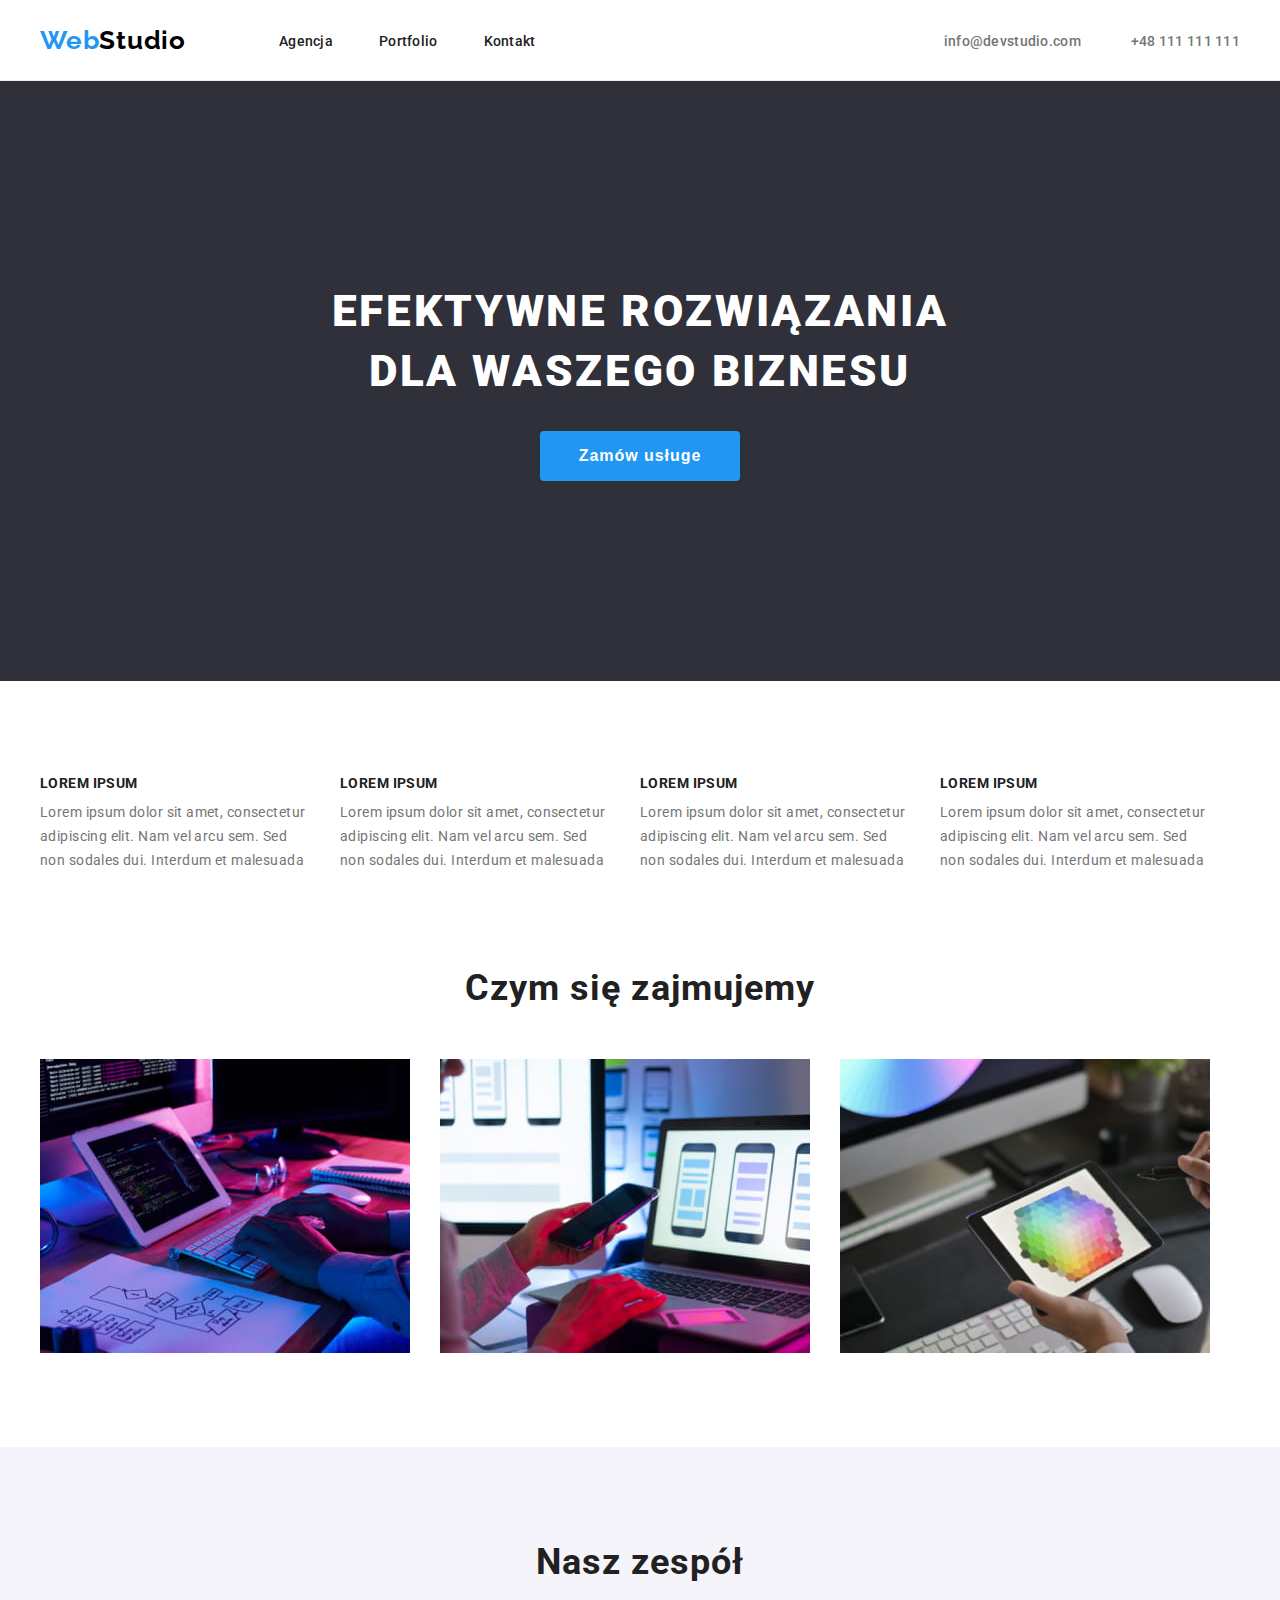
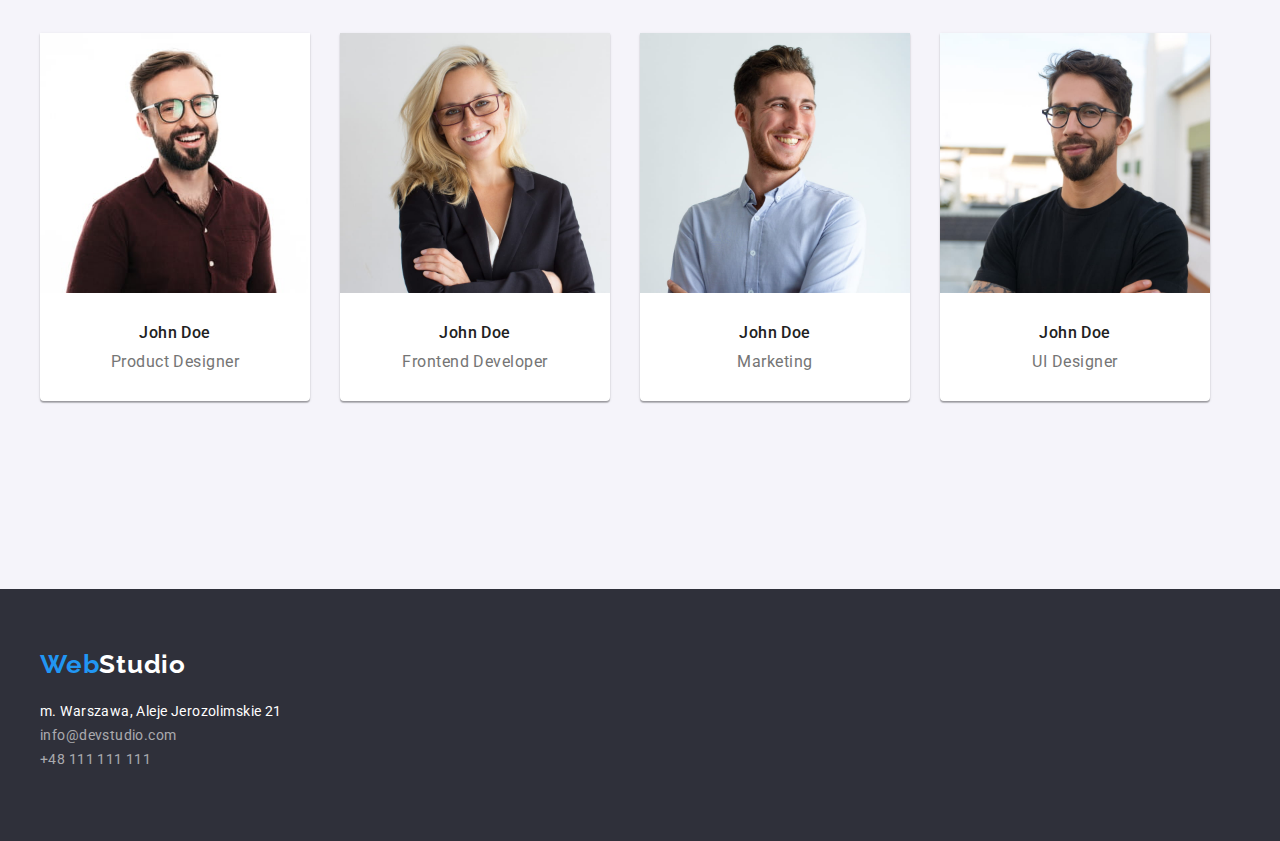
<file: index.html>
<!DOCTYPE html>
<html lang="pl">
<head>
    <meta charset="UTF-8">
    <meta http-equiv="X-UA-Compatible" content="IE=edge">
    <meta name="viewport" content="width=device-width, initial-scale=1.0">
    <link rel="stylesheet" href="css/styles.css">
    <link rel="preconnect" href="https://fonts.googleapis.com">
    <link rel="preconnect" href="https://fonts.gstatic.com" crossorigin>
    <link
        href="https://fonts.googleapis.com/css2?family=Raleway:wght@700&family=Roboto:wght@400;500;700;900&display=swap"
        rel="stylesheet">
    <title>WebStudio</title>
</head>
<body>
    <header class="header">
        <div class="container">
            <a class="navigation-logo-header" href="index.html"><span class="navigation-logo-span">Web</span>Studio</a>
            <nav class="navigation">
                <ul class="navigation-list">
                    <li class="navigation-list-item"><a class="navigation-list-link" href="index.html">Agencja</a></li>
                    <li class="navigation-list-item"><a class="navigation-list-link" href="portfolio.html">Portfolio</a>
                    </li>
                    <li class="navigation-list-item"><a class="navigation-list-link" href="#">Kontakt</a></li>
                </ul>
            </nav>
            <ul class="navigation-list-phone-mail">
                <li><a class="header-mail" href="mailto:info@devstudio.com">info@devstudio.com</a></li>
                <li><a class="header-phone-number" href="tel:+48111111111">+48 111 111 111</a></li>
            </ul>
        </div>
    </header>
    <main>
        <!-- Sekcja Baner -->
        <section class="baner-header">
            <div class="container">
                <div class="block-banner-outside">
                    <div class="block-banner-inside">
                        <h1 class="text-baner">EFEKTYWNE ROZWIĄZANIA DLA WASZEGO BIZNESU</h1>
                        <button class="modal-btn-index" type="button">Zamów usługe</button>
                    </div>
                </div>
            </div>                        
        </section>
        <!-- Sekcja LOREM IPSUM - Nasze atuty -->
        <section class="section-our-advantages">
            <div class="container">
                <ul class="advantages-block">
                    <li class="advantages-header">LOREM IPSUM</li>
                    <li class="advantages-description">Lorem ipsum dolor sit amet, consectetur adipiscing elit. Nam vel arcu
                        sem. Sed non sodales dui. Interdum et malesuada</li>
                </ul>
                <ul class="advantages-block">
                    <li class="advantages-header">LOREM IPSUM</li>
                    <li class="advantages-description">Lorem ipsum dolor sit amet, consectetur adipiscing elit. Nam vel arcu
                        sem. Sed non sodales dui. Interdum et malesuada</li>
                </ul>
                <ul class="advantages-block">
                    <li class="advantages-header">LOREM IPSUM</li>
                    <li class="advantages-description">Lorem ipsum dolor sit amet, consectetur adipiscing elit. Nam vel arcu
                        sem. Sed non sodales dui. Interdum et malesuada</li>
                </ul>
                <ul class="advantages-block">
                    <li class="advantages-header">LOREM IPSUM</li>
                    <li class="advantages-description">Lorem ipsum dolor sit amet, consectetur adipiscing elit. Nam vel arcu
                        sem. Sed non sodales dui. Interdum et malesuada</li>
                </ul>
            </div>
        </section>
        <!-- Sekcja - Czym się zajmujemy -->
        <section class="what-we-doing">
            <h2 class="h2-text">Czym się zajmujemy</h2>
            <div class="container">
                <ul class="service-box">
                    <li class="service-box-list">
                        <img src="images/Main/box1.jpg" alt="box 1 - coding" width="370" height="294">
                    </li>
                    <li class="service-box-list">
                        <img src="images/Main/box2.jpg" alt="box 2 - conceptions" width="370" height="294">
                    </li>
                    <li class="service-box-list">
                        <img src="images/Main/box3.jpg" alt="box 3 - design" width="370" height="294">
                    </li>
                </ul>
            </div>
        </section>
        <!-- Sekcja - Nasz zespół -->
        <section class="team-section">
            <h2 class="h2-text">Nasz zespół</h2>
                <div class="container">
                    <ul class="team-box">
                        <li class="team-image"><img src="images/Main/team_card_1.jpg" alt="Product Designer" width="270"
                                height="260"></li>
                        <li class="team-name">John Doe</li>
                        <li class="team-occupation">Product Designer</li>
                    </ul>
                    <ul class="team-box">
                        <li class="team-image"><img src="images/Main/team_card_2.jpg" alt="Frontend Developer" width="270"
                                height="260"></li>
                        <li class="team-name">John Doe</li>
                        <li class="team-occupation">Frontend Developer</li>
                    </ul>
                    <ul class="team-box">
                        <li class="team-image"><img src="images/Main/team_card_3.jpg" alt="Marketing" width="270" height="260">
                        </li>
                        <li class="team-name">John Doe</li>
                        <li class="team-occupation">Marketing</li>
                    </ul>
                    <ul class="team-box">
                        <li class="team-image"><img src="images/Main/team_card_4.jpg" alt="UI Designer" width="270"
                                height="260"></li>
                        <li class="team-name">John Doe</li>
                        <li class="team-occupation">UI Designer</li>
                    </ul>
                </div>
        </section>
    </main>
    <footer class="footer">
        <div class="container">
            <div class="footer-block-outside">
                <div class="footer-block-inside">
                    <a class="navigation-logo-footer" href="index.html"><span class="navigation-logo-span">Web</span>Studio</a>
                    <address class="address">
                        <ul class="navigation-list-footer">
                            <li><a class="adress-maps" href="https://goo.gl/maps/QuRZALvSsucPEKKi7" target="_blank">m. Warszawa,
                                    Aleje Jerozolimskie 21</a></li>
                            <li><a class="adress-mail" href="mailto:info@devstudio.com">info@devstudio.com</a></li>
                            <li><a class="adress-phone-number" href="tel:+48111111111">+48 111 111 111</a></li>
                        </ul>
                    </address>
                </div>
            </div>
        </div>                   
    </footer>
</body>
</html>
</file>
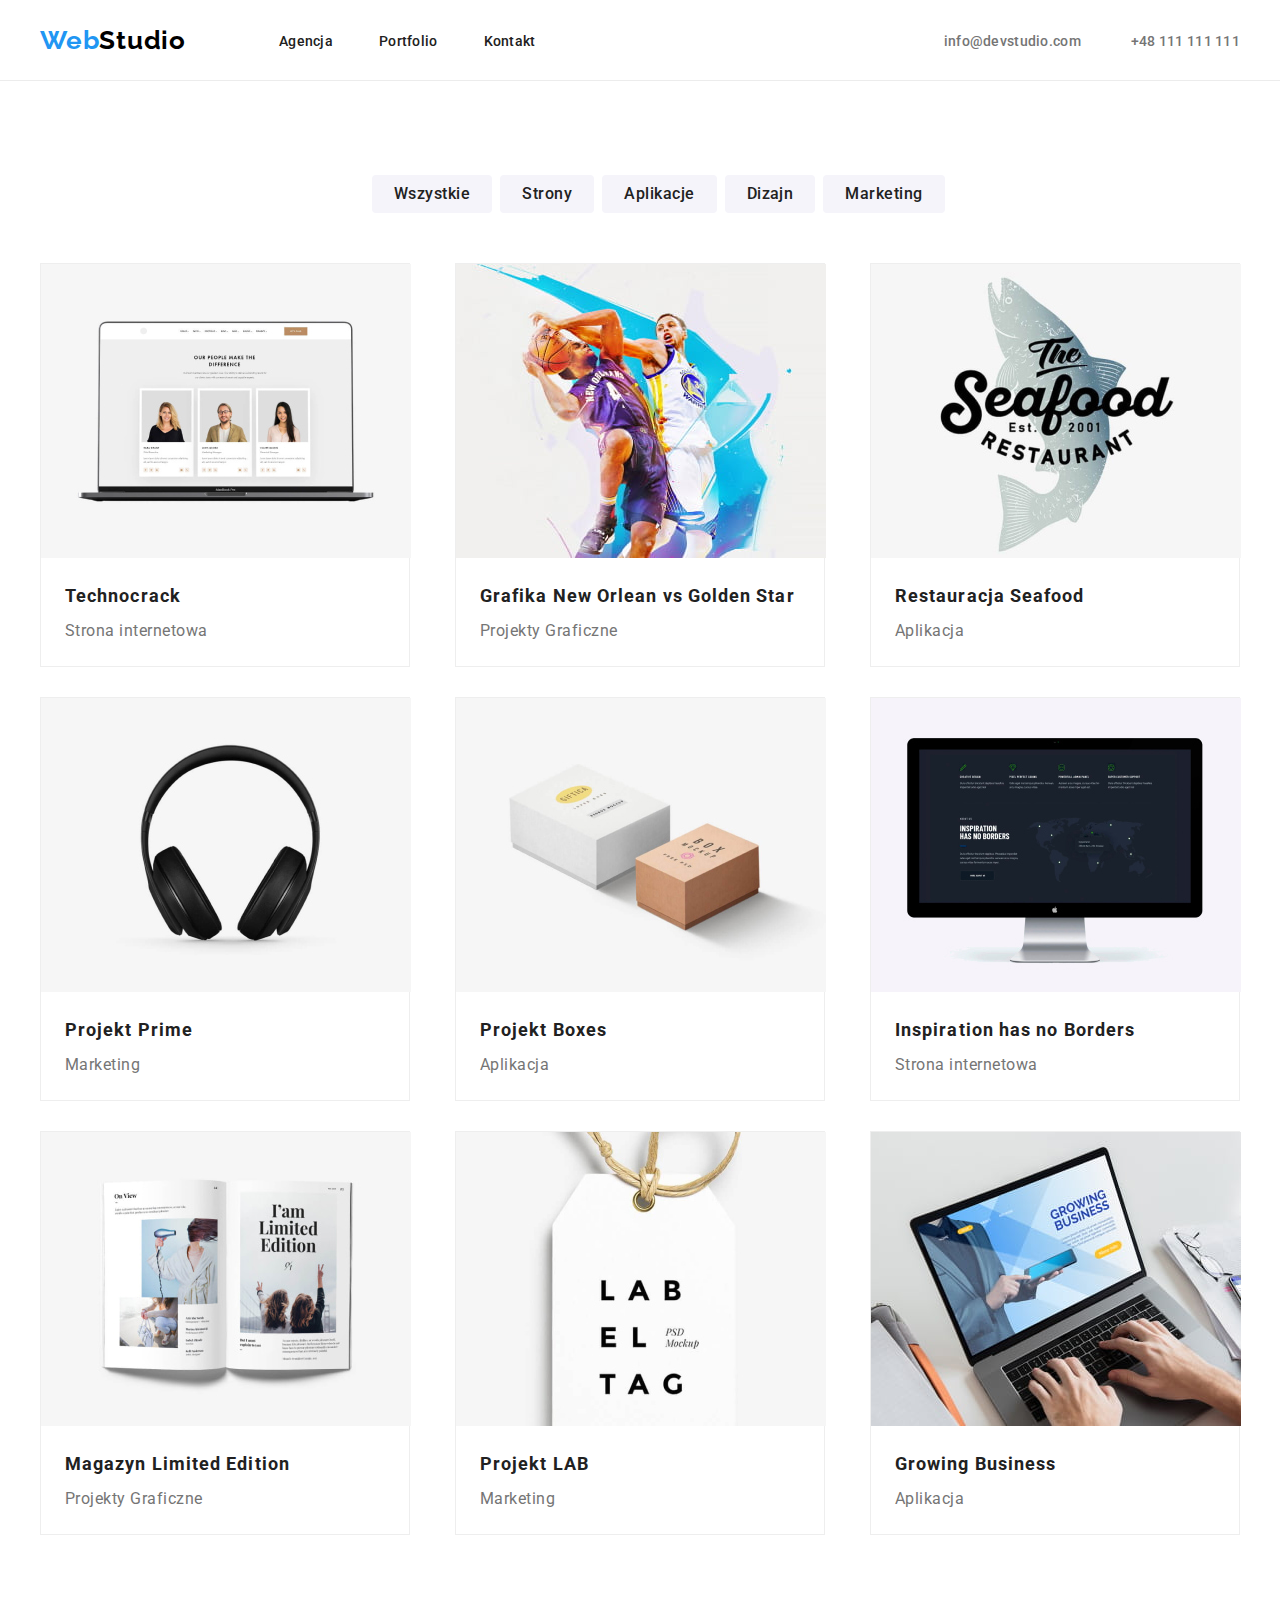
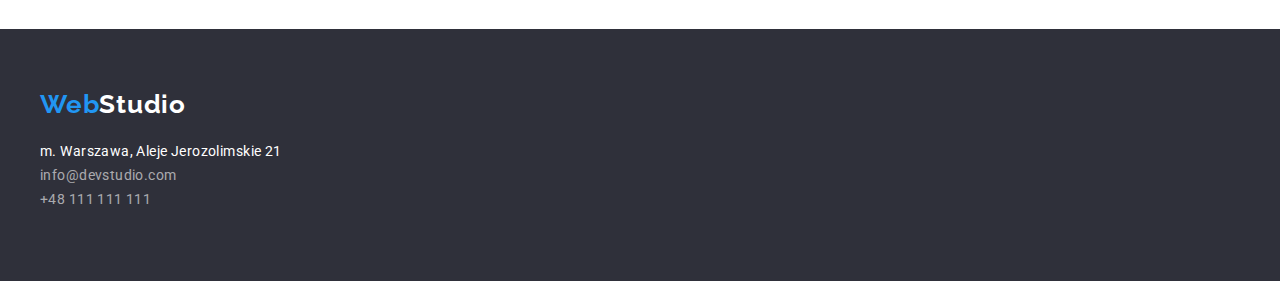
<file: portfolio.html>
<!DOCTYPE html>
<html lang="pl">
<head>
    <meta charset="UTF-8">
    <meta http-equiv="X-UA-Compatible" content="IE=edge">
    <meta name="viewport" content="width=device-width, initial-scale=1.0">
    <link rel="stylesheet" href="css/styles.css">
    <link rel="preconnect" href="https://fonts.googleapis.com">
    <link rel="preconnect" href="https://fonts.gstatic.com" crossorigin>
    <link
        href="https://fonts.googleapis.com/css2?family=Raleway:wght@700&family=Roboto:wght@400;500;700;900&display=swap"
        rel="stylesheet">
    <title>Portfolio</title>
</head>
<body>
    <header class="header">
        <div class="container">
            <a class="navigation-logo-header" href="index.html"><span class="navigation-logo-span">Web</span>Studio</a>
            <nav class="navigation">
                <ul class="navigation-list">
                    <li class="navigation-list-item"><a class="navigation-list-link" href="index.html">Agencja</a></li>
                    <li class="navigation-list-item"><a class="navigation-list-link" href="portfolio.html">Portfolio</a>
                    </li>
                    <li class="navigation-list-item"><a class="navigation-list-link" href="#">Kontakt</a></li>
                </ul>
            </nav>
            <ul class="navigation-list-phone-mail">
                <li><a class="header-mail" href="mailto:info@devstudio.com">info@devstudio.com</a></li>
                <li><a class="header-phone-number" href="tel:+48111111111">+48 111 111 111</a></li>
            </ul>
        </div>
    </header>
    <main>
        <!-- Sekcja Buttons -->
        <section class="section-buttons-porfolio">
            <div class="container">
                <ul class="ul-button-porfolio">
                    <li class="list-button-porfolio"><button class="button-porfolio" type="button">Wszystkie</button></li>
                    <li class="list-button-porfolio"><button class="button-porfolio" type="button">Strony</button></li>
                    <li class="list-button-porfolio"><button class="button-porfolio" type="button">Aplikacje</button></li>
                    <li class="list-button-porfolio"><button class="button-porfolio" type="button">Dizajn</button></li>
                    <li class="list-button-porfolio"><button class="button-porfolio" type="button">Marketing</button></li>
                </ul>
            </div>
        </section>
        <!-- Sekcja - Kategorii portfolio -->
        <section class="categories-portfolio">
            <div class="container">
                <ul class="categories-portfolio-list">
                    <li class="categories-portfolio-list-item">
                        <img src="images/Portfolio/Technocrack.jpg" alt="Strona internetowa Technocrack" width="370"
                            height="294">
                        <p class="services-header">Technocrack</p>
                        <p class="services-description">Strona internetowa</p>
                    </li>
                    <li class="categories-portfolio-list-item">
                        <img src="images/Portfolio/Grafika_New_Orlean.jpg" alt="Projekt graficzny NBA" width="370"
                            height="294">
                        <p class="services-header">Grafika New Orlean vs Golden Star</p>
                        <p class="services-description">Projekty Graficzne</p>
                    </li>
                    <li class="categories-portfolio-list-item">
                        <img src="images/Portfolio/Restauracja_Seafood.jpg" alt="Logo restauracji Seafood" width="370"
                            height="294">
                        <p class="services-header">Restauracja Seafood</p>
                        <p class="services-description">Aplikacja</p>
                    </li>
                    <li class="categories-portfolio-list-item">
                        <img src="images/Portfolio/projekt_prime.jpg" alt="Słuchawki Projekt Prime" width="370"
                            height="294">
                        <p class="services-header">Projekt Prime</p>
                        <p class="services-description">Marketing</p>
                    </li>
                    <li class="categories-portfolio-list-item">
                        <img src="images/Portfolio/Projekt_Boxes.jpg" alt="Logo aplikacji Projekt Boxes" width="370"
                            height="294">
                        <p class="services-header">Projekt Boxes</p>
                        <p class="services-description">Aplikacja</p>
                    </li>
                    <li class="categories-portfolio-list-item">
                        <img src="images/Portfolio/Inspiration_has_no_Borders.jpg"
                            alt="Główna strona internetowa - Inspiration has no Borders" width="370" height="294">
                        <p class="services-header">Inspiration has no Borders</p>
                        <p class="services-description">Strona internetowa</p>
                    </li>
                    <li class="categories-portfolio-list-item">
                        <img src="images/Portfolio/Magazyn_Limited_Edition.jpg"
                            alt="Artykuł z web-strony Magazyn Limited Edition" width="370" height="294">
                        <p class="services-header">Magazyn Limited Edition</p>
                        <p class="services-description">Projekty Graficzne</p>
                    </li>
                    <li class="categories-portfolio-list-item">
                        <img src="images/Portfolio/Projekt_LAB.jpg" alt="Etykieta Projektu LAB" width="370" height="294">
                        <p class="services-header">Projekt LAB</p>
                        <p class="services-description">Marketing</p>
                    </li>
                    <li class="categories-portfolio-list-item">
                        <img src="images/Portfolio/Growing_Business.jpg" alt="Główna strona internetowa - Growing Business"
                            width="370" height="294">
                        <p class="services-header">Growing Business</p>
                        <p class="services-description">Aplikacja</p>
                    </li>
                </ul>
            </div>
        </section>
    </main>
    <footer class="footer">
        <div class="container">
            <div class="footer-block-outside">
                <div class="footer-block-inside">
                    <a class="navigation-logo-footer" href="index.html"><span
                            class="navigation-logo-span">Web</span>Studio</a>
                    <address class="address">
                        <ul class="navigation-list-footer">
                            <li><a class="adress-maps" href="https://goo.gl/maps/QuRZALvSsucPEKKi7" target="_blank">m.
                                    Warszawa,
                                    Aleje Jerozolimskie 21</a></li>
                            <li><a class="adress-mail" href="mailto:info@devstudio.com">info@devstudio.com</a></li>
                            <li><a class="adress-phone-number" href="tel:+48111111111">+48 111 111 111</a></li>
                        </ul>
                    </address>
                </div>
            </div>
        </div>
    </footer>
</body>
</html>
</file>
<file: css/styles.css>
:root {
  --main-color: #212121;
  --secondary-color: #2196f3;
  --third-color: #757575;
  --fourth-color: #ffffff;
  --main-font: "Roboto", sans-serif;
  --secondary-font: "Raleway", sans-serif;
  --background: #2f303a;
}

body {
  font-family: var(--main-font);
  color: var(--main-color);
  margin: 0;
}

footer {
  font-family: var(--main-font);
}

h1,
h2,
h3,
h4,
h5,
h6 {
  margin: 0;
}

ul,
ol {
  margin: 0;
  padding: 0;
}

p {
  padding: 0;
}

img {
  display: block;
}

.container {
  width: 1200px;
  align-items: center;
  margin: 0 auto;
}

.header .container {
  display: flex;
  align-items: center;
  height: 80px;
}

/* ==== COMPONENTS ===== */

.modal-btn-index {
  background-color: var(--secondary-color);
  font-weight: 700;
  font-size: 16px;
  line-height: 1.875;
  /* identical to box height, or 187% */
  align-items: center;
  text-align: center;
  letter-spacing: 0.06em;
  cursor: pointer;
  color: var(--fourth-color);
  width: 200px;
  height: 50px;
  /* box-shadow: 0px 4px 4px rgba(0, 0, 0, 0.15); */
  border-radius: 4px;
  margin: auto;
  display: block;
  border: 0;
}

.navigation-logo-header {
  font-family: var(--secondary-font);
  font-style: normal;
  font-weight: 700;
  font-size: 26px;
  line-height: 1.192;
  /* identical to box height */
  text-decoration: none;
  letter-spacing: 0.03em;
  cursor: pointer;
  color: #000000;
}

.navigation-logo-header {
  margin-right: 93px;
}

.navigation-list,
.navigation-list-phone-mail {
  display: flex;
  align-items: center;
}

.navigation-list-item:not(:last-child) {
  margin-right: 46px;
}

.navigation-list-phone-mail {
  margin-left: auto;
}

.header-phone-number {
  margin-left: 50px;
}

.navigation-logo-span {
  font-family: var(--secondary-font);
  font-style: normal;
  font-weight: 700;
  font-size: 26px;
  line-height: 1.192;
  /* identical to box height */
  text-decoration: none;
  letter-spacing: 0.03em;
  cursor: pointer;
  color: #2196f3;
}

.navigation-logo-footer {
  font-family: var(--secondary-font);
  font-style: normal;
  font-weight: 700;
  font-size: 26px;
  line-height: 1.192;
  /* identical to box height */
  text-decoration: none;
  letter-spacing: 0.03em;
  cursor: pointer;
  color: var(--fourth-color);
  margin-top: 60px;
}

.button-porfolio {
  font-family: Roboto;
  font-style: normal;
  font-weight: 500;
  font-size: 16px;
  line-height: 1.625;
  /* identical to box height, or 162% */
  text-align: center;
  letter-spacing: 0.03em;
  cursor: pointer;
  background: #f5f4fa;
  border-radius: 4px;
  color: var(--main-color);
  border: 0;
  padding: 6px 22px;
}

.section-buttons-porfolio {
  padding-top: 94px;
}

.buttons-porfolio-outside {
  display: flex;
  align-items: center;
}

.list-button-porfolio:not(:last-child) {
  margin-right: 8px;
}

.button-porfolio:hover,
.button-porfolio:focus {
  background-color: var(--secondary-color);
  color: var(--fourth-color);
}

.navigation-list,
.navigation-list-phone-mail,
.navigation-list-footer,
.list-button-porfolio {
  list-style: none;
}

/* ==== END COMPONENTS ===== */

/* ==== HEADER ===== */

.block-banner-outside {
  width: 1200px;
  align-items: center;
  margin: 0 auto;
}

.modal-btn-index {
  margin-top: 30px;
}

.header {
  border-bottom: 1px solid #ececec;
}

.advantages-block {
  margin: 94px 30px;
  margin-left: 0;
  list-style: none;
}

.ul-button-porfolio {
  display: flex;
  align-items: center;
  margin-left: 332px;
}

.service-box {
  display: flex;
}

.service-box-list {
  margin: 50px 30px 94px;
  margin-left: 0;
  list-style: none;
}

.header,
.container {
  display: flex;
  align-items: center;
}

.navigation {
  display: flex;
}

.navigation-list-link {
  font-weight: 500;
  font-size: 14px;
  line-height: 1.143;
  letter-spacing: 0.02em;
  text-decoration: none;
  color: var(--main-color);
  cursor: pointer;
}

.header-mail,
.header-phone-number {
  font-weight: 500;
  font-size: 14px;
  line-height: 1.143;
  letter-spacing: 0.02em;
  text-decoration: none;
  cursor: pointer;
  color: var(--third-color);
}

.navigation-list-link:hover,
.navigation-list-link:focus,
.header-mail:hover,
.header-mail:focus,
.header-phone-number:hover,
.header-phone-number:focus,
.adress-maps:hover,
.adress-maps:focus,
.adress-mail:hover,
.adress-mail:focus,
.adress-phone-number:hover,
.adress-phone-number:focus {
  color: var(--secondary-color);
}

.baner-header {
  background-color: var(--background);
  height: 37.5rem;
  display: flex;
  align-items: center;
}

.text-baner {
  font-weight: 900;
  font-size: 44px;
  line-height: 1.364;
  /* or 136% */
  text-align: center;
  letter-spacing: 0.06em;
  text-transform: uppercase;
  color: var(--fourth-color);
  width: 696px;
  height: 120px;
  left: 452px;
  top: 280px;
  margin-right: auto;
  margin-left: auto;
}

/* ==== END HEADER ===== */

/* ==== HEADER PORTFOLIO ===== */

.categories-portfolio {
  padding-top: 50px;
  padding-bottom: 94px;
  
}

.categories-portfolio-list {
  display: flex;
  justify-content: space-between;
  align-items: center;
  flex-wrap: wrap;
  gap: 30px;
}


.categories-portfolio-list-item:hover,
.categories-portfolio-list-item:focus {
  box-shadow: 0px 1px 1px rgba(0, 0, 0, 0.12), 0px 4px 4px rgba(0, 0, 0, 0.06),
    1px 4px 6px rgba(0, 0, 0, 0.16);
}

.categories-portfolio-list-item {
  list-style: none;
  background: #ffffff;
  border: 1px solid #eeeeee;
  box-sizing: border-box;
  width: 370px;
  height: 404px;
  cursor: pointer;
}

.services-header {
  font-weight: 700;
  font-size: 18px;
  line-height: 2;
  /* identical to box height, or 200% */
  letter-spacing: 0.06em;
  margin: 20px 24px 2px 24px;
}

.services-description {
  font-family: Roboto;
    font-weight: 400;
    font-size: 16px;
    line-height: 1.875;
    /* identical to box height, or 187% */
    letter-spacing: 0.03em;
    color: var(--third-color);
    margin: 2px 24px 20px 24px;
}

/* ==== END HEADER PORTFOLIO ===== */

/* ==== MAIN ===== */

.h2-text {
  font-weight: 700;
  font-size: 36px;
  line-height: 1.167;
  text-align: center;
  letter-spacing: 0.03em;
  color: var(--main-color);
}

.advantages-header {
  font-style: normal;
  font-weight: 700;
  font-size: 14px;
  line-height: 1.143;
  letter-spacing: 0.03em;
  text-transform: uppercase;
  color: var(--main-color);
  margin-bottom: 10px;
}

.advantages-description {
  font-family: Roboto;
  font-weight: 400;
  font-size: 14px;
  line-height: 1.714;
  /* or 171% */
  letter-spacing: 0.03em;
  color: var(--third-color);
}

.team-section {
  background-color: #f5f4fa;
  padding-top: 94px;
  padding-bottom: 94px;
}

.team-box {
  /* card bg */

  width: 270px;
  height: 368px;
  left: 215px;
  top: 1635px;
  background: #ffffff;
  /* material shadow v1 */
  box-shadow: 0px 1px 3px rgba(0, 0, 0, 0.12), 0px 1px 1px rgba(0, 0, 0, 0.14),
    0px 2px 1px rgba(0, 0, 0, 0.2);
  border-radius: 0px 0px 4px 4px;
  margin: 50px 30px 94px;
  margin-left: 0;
  list-style: none;
}

.team-name {
  font-weight: 500;
  font-size: 16px;
  line-height: 1.188;
  /* identical to box height */
  text-align: center;
  letter-spacing: 0.03em;
  color: var(--main-color);
  margin-top: 30px;
}

.team-occupation {
  font-weight: 400;
  font-size: 16px;
  line-height: 1.188;
  /* identical to box height */
  text-align: center;
  letter-spacing: 0.03em;
  color: var(--third-color);
  margin-top: 10px;
}

/* ==== END MAIN ===== */

/* ==== FOOTER ===== */

.adress-maps {
  font-style: normal;
  font-weight: 400;
  font-size: 14px;
  line-height: 1.714;
  letter-spacing: 0.03em;
  text-decoration: none;
  cursor: pointer;
  color: var(--fourth-color);
}

.adress-mail,
.adress-phone-number {
  font-style: normal;
  font-weight: 400;
  font-size: 14px;
  line-height: 1.714;
  letter-spacing: 0.03em;
  text-decoration: none;
  cursor: pointer;
  color: rgba(255, 255, 255, 0.6);
}

.footer {
  background-color: var(--background);
  height: 252px;
}

.footer-block-outside {
  width: 1200px;
  align-items: center;
  margin: 0 auto;
}

.footer-block-inside {
  padding-top: 60px;
}

.address {
  margin-top: 20px;
  margin-bottom: 9px;
}

.footer_list_item:not(:last-child) {
  margin-bottom: 9px;
}
/* ==== END FOOTER ===== */
</file>
